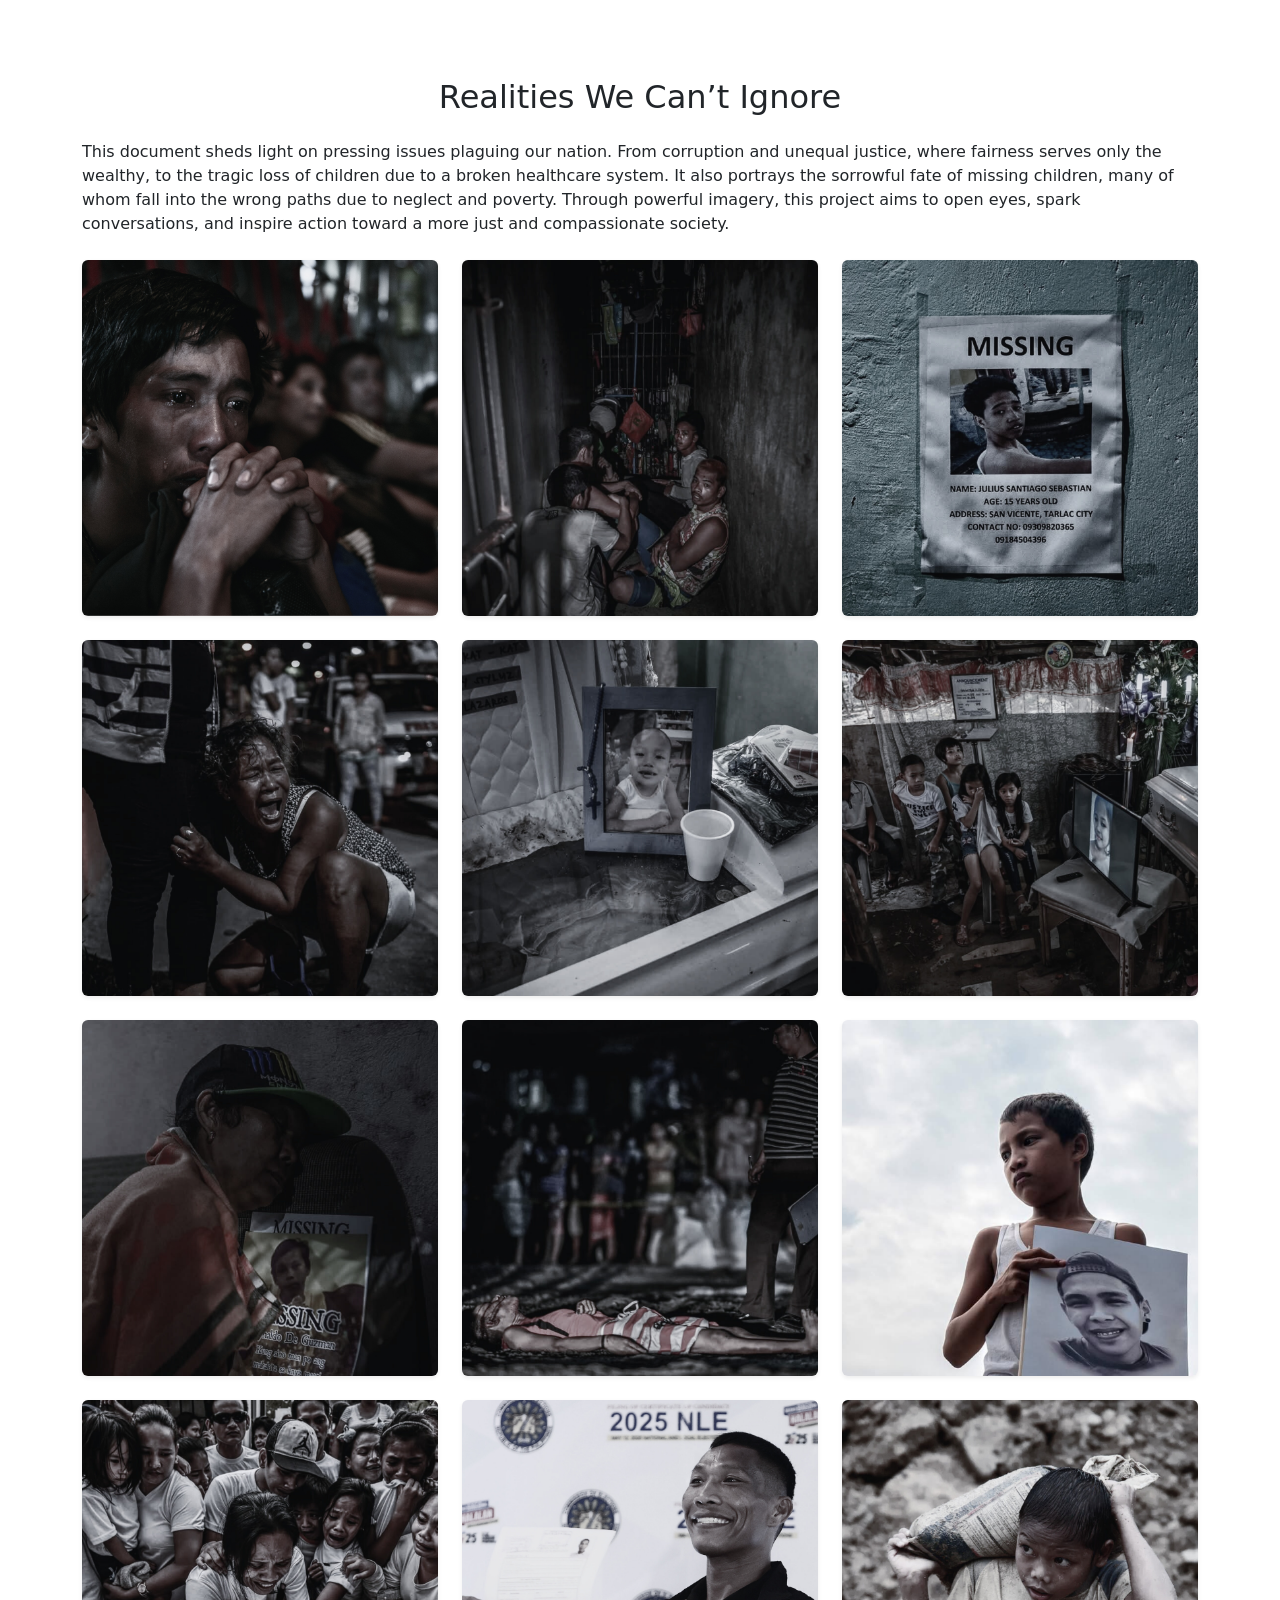
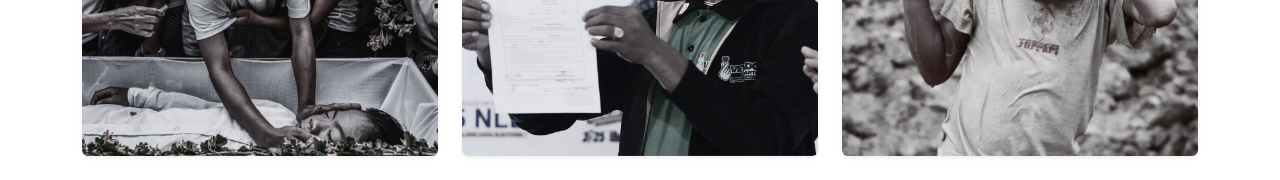
<file: Galleries.html>
<!DOCTYPE html>
<html lang="en">
<head>
    <meta charset="UTF-8">
    <meta name="viewport" content="width=device-width, initial-scale=1.0">
    <title>More Images</title>
    <link href="https://cdn.jsdelivr.net/npm/bootstrap@5.3.0/dist/css/bootstrap.min.css" rel="stylesheet">
    <link rel="stylesheet" href="style.css">
</head>
<body>
    <div class="container mt-5">
        <div class="text-center mb-4">
            <h2>Realities We Can’t Ignore</h2>
        </div>
        <p>This document sheds light on pressing issues plaguing our nation. From corruption and unequal justice, where fairness serves only the wealthy, to the tragic loss of children due to a broken healthcare system. It also portrays the sorrowful fate of missing children, many of whom fall into the wrong paths due to neglect and poverty. Through powerful imagery, this project aims to open eyes, spark conversations, and inspire action toward a more just and compassionate society.</p>
        <div class="row mt-4">
            <div class="col-md-4 mb-4">
                <img src="./Img For Galleries/img1.png" class="img-fluid rounded shadow-sm" alt="Image 1 Description"> 
            </div>
            <div class="col-md-4 mb-4">
                <img src="./Img For Galleries/img2.png" class="img-fluid rounded shadow-sm" alt="Image 2 Description">
            </div>
            <div class="col-md-4 mb-4">
                <img src="./Img For Galleries/img3.png" class="img-fluid rounded shadow-sm" alt="Image 3 Description">
            </div>
            <div class="col-md-4 mb-4">
                <img src="./Img For Galleries/img4.png" class="img-fluid rounded shadow-sm" alt="Image 4 Description">
            </div>
            <div class="col-md-4 mb-4">
                <img src="./Img For Galleries/img5.png" class="img-fluid rounded shadow-sm" alt="Image 5 Description">
            </div>
            <div class="col-md-4 mb-4">
                <img src="./Img For Galleries/img6.png" class="img-fluid rounded shadow-sm" alt="Image 6 Description">
            </div>
            <div class="col-md-4 mb-4">
                <img src="./Img For Galleries/img7.png" class="img-fluid rounded shadow-sm" alt="Image 7 Description">
            </div>
            <div class="col-md-4 mb-4">
                <img src="./Img For Galleries/img8.png" class="img-fluid rounded shadow-sm" alt="Image 8 Description">
            </div>
            <div class="col-md-4 mb-4">
                <img src="./Img For Galleries/img9.png" class="img-fluid rounded shadow-sm" alt="Image 9 Description">
            </div>
            <div class="col-md-4 mb-4">
                <img src="./Img For Galleries/img10.png" class="img-fluid rounded shadow-sm" alt="Image 10 Description">
            </div>
            <div class="col-md-4 mb-4">
                <img src="./Img For Galleries/img11.png" class="img-fluid rounded shadow-sm" alt="Image 11 Description">
            </div>
            <div class="col-md-4 mb-4">
                <img src="./Img For Galleries/img12.png" class="img-fluid rounded shadow-sm" alt="Image 12 Description">
            </div>
        </div>
    </div>
    <script src="https://cdn.jsdelivr.net/npm/bootstrap@5.3.0/dist/js/bootstrap.bundle.min.js"></script>
</body>
</html>
</file>
<file: style.css>
nav.navbar {
    position: fixed;
    top: 0;
    left: 0;
    width: 100%;
    z-index: 1000; /* or higher */
    background-color: #f8f9fa; /* Or whatever your background color is */
}
nav.navbar .navbar-brand {
    font-weight: bold;
    color: #000000;
    font-size: 1.2rem;
}

nav.navbar .navbar-nav .nav-link {
    color: #000000;
    margin-left: 15px;
    padding: 8px 12px;
    font-size: 0.9rem;
}

@media (max-width: 768px) {
    nav.navbar .navbar-nav .nav-link {
        margin-left: 0;
        padding: 8px 16px;
        display: block;
        text-align: center;
    }
}

body {
    padding-top: 30px;
}

#hero {
    background: linear-gradient(45deg, #101a2b, #635a54, #1e2b3c);
    background-size: 300% 300%;
    animation: gradientAnimation 15s ease infinite;
    color: white;
    padding: 40px 0;
    text-align: left;
    display: flex;
    align-items: center;
    position: relative;
    z-index: 10;
    margin-top: 40px;
}

#hero .container {
    display: flex;
    width: 100%;
}

#hero .carousel-col,
#hero .text-col {
    width: 50%;
    padding: 0 20px;
}

#hero .carousel {
    height: 500px;
    width: 100%;
}

#hero h1 {
    font-family: 'Caveat', cursive;
    font-size: 2rem;
    margin-bottom: 10px;
}

#hero .lead {
    font-size: 1.2rem;
}

#hero .carousel-item img {
    max-width: 75%;
    max-height: 75%;
    object-fit: contain;
}

@media (max-width: 768px) {
    #hero .container {
        flex-direction: column;
    }

    #hero .carousel-col {
        width: 100%;
        padding: 0;
        height: 300px;
    }
}

@keyframes gradientAnimation {
    0% { background-position: 0% 50%; }
    50% { background-position: 100% 50%; }
    100% { background-position: 0% 50%; }
}

#hero-description {
    margin-top: -30px;
    padding: 20px 0;
}

#docs .card {
    display: flex;
    flex-direction: column;
    height: 550px;
    border: 1px solid #ddd;
    border-radius: 0.5rem;
}

#docs .card img {
    height: 200px;
    object-fit: cover;
    border-radius: 0.25rem;
}

#docs .card-body {
    padding: 1.5rem;
    display: flex;
    flex-direction: column;
    min-height: 250px;
}

#docs .card-text {
    flex-grow: 1;
}

.card {
    border: none;
    border-radius: 0.5rem;
}

.card img {
    height: 200px;
    object-fit: cover;
    border-radius: 0.25rem;
}

.card-body {
    padding: 1.5rem;
}

.card-title {
    font-size: 1.25rem;
    font-weight: bold;
}

.card-text {
    font-size: 1rem;
    color: #6c757d;
}

.about-image {
    max-width: 200px;
    margin: 20px auto;
}

@media (max-width: 768px) {
    .about-image {
        max-width: 100%;
    }
}

#gallery img {
    border-radius: 0.25rem;
    box-shadow: 0 2px 10px rgba(0, 0, 0, 0.1);
    width: 100%;
    height: 300px;
    object-fit: cover;
    transition: transform 0.3s ease-in-out;
}

#gallery img:hover {
    transform: scale(1.05);
}

#gallery .row.mt-4 {
    margin-top: 1rem;
}

.btn-grey {
    background-color: #808080;
    border: none;
    color: white;
    padding: 8px 16px;
    font-size: 0.9rem;
    border-radius: 4px;
    transition: background-color 0.2s ease;
}

.btn-grey:hover {
    background-color: #666;
}

.caveat-text {
    font-family: 'Caveat', cursive;
    font-size: 2.0rem;
    line-height: 1.8;
    max-width: 900px;
    margin: 0 auto;
}

.contact-title {
    font-family: 'Caveat', cursive;
}

.contact-icons {
    display: flex;
    justify-content: center;
    gap: 20px;
    flex-wrap: wrap;
}

#merchandise .card {
    border: none;
    border-radius: 0.5rem;
}

#merchandise .card img {
    height: 400px;
    object-fit: cover;
    border-radius: 0.25rem;
}

#merchandise .card-body {
    padding: 1.5rem;
}

#merchandise .card-title {
    font-size: 1.25rem;
    font-weight: bold;
}

#merchandise .card-text {
    font-size: 1rem;
    color: #6c757d;
}

.icon {
    width: 30px;
    transition: transform 0.3s, filter 0.3s;
}

.icon:hover {
    transform: scale(1.2);
    filter: brightness(1.2);
}

footer {
    position: relative;
    bottom: 0;
    width: 100%;
    height: 40px;
}
</file>
